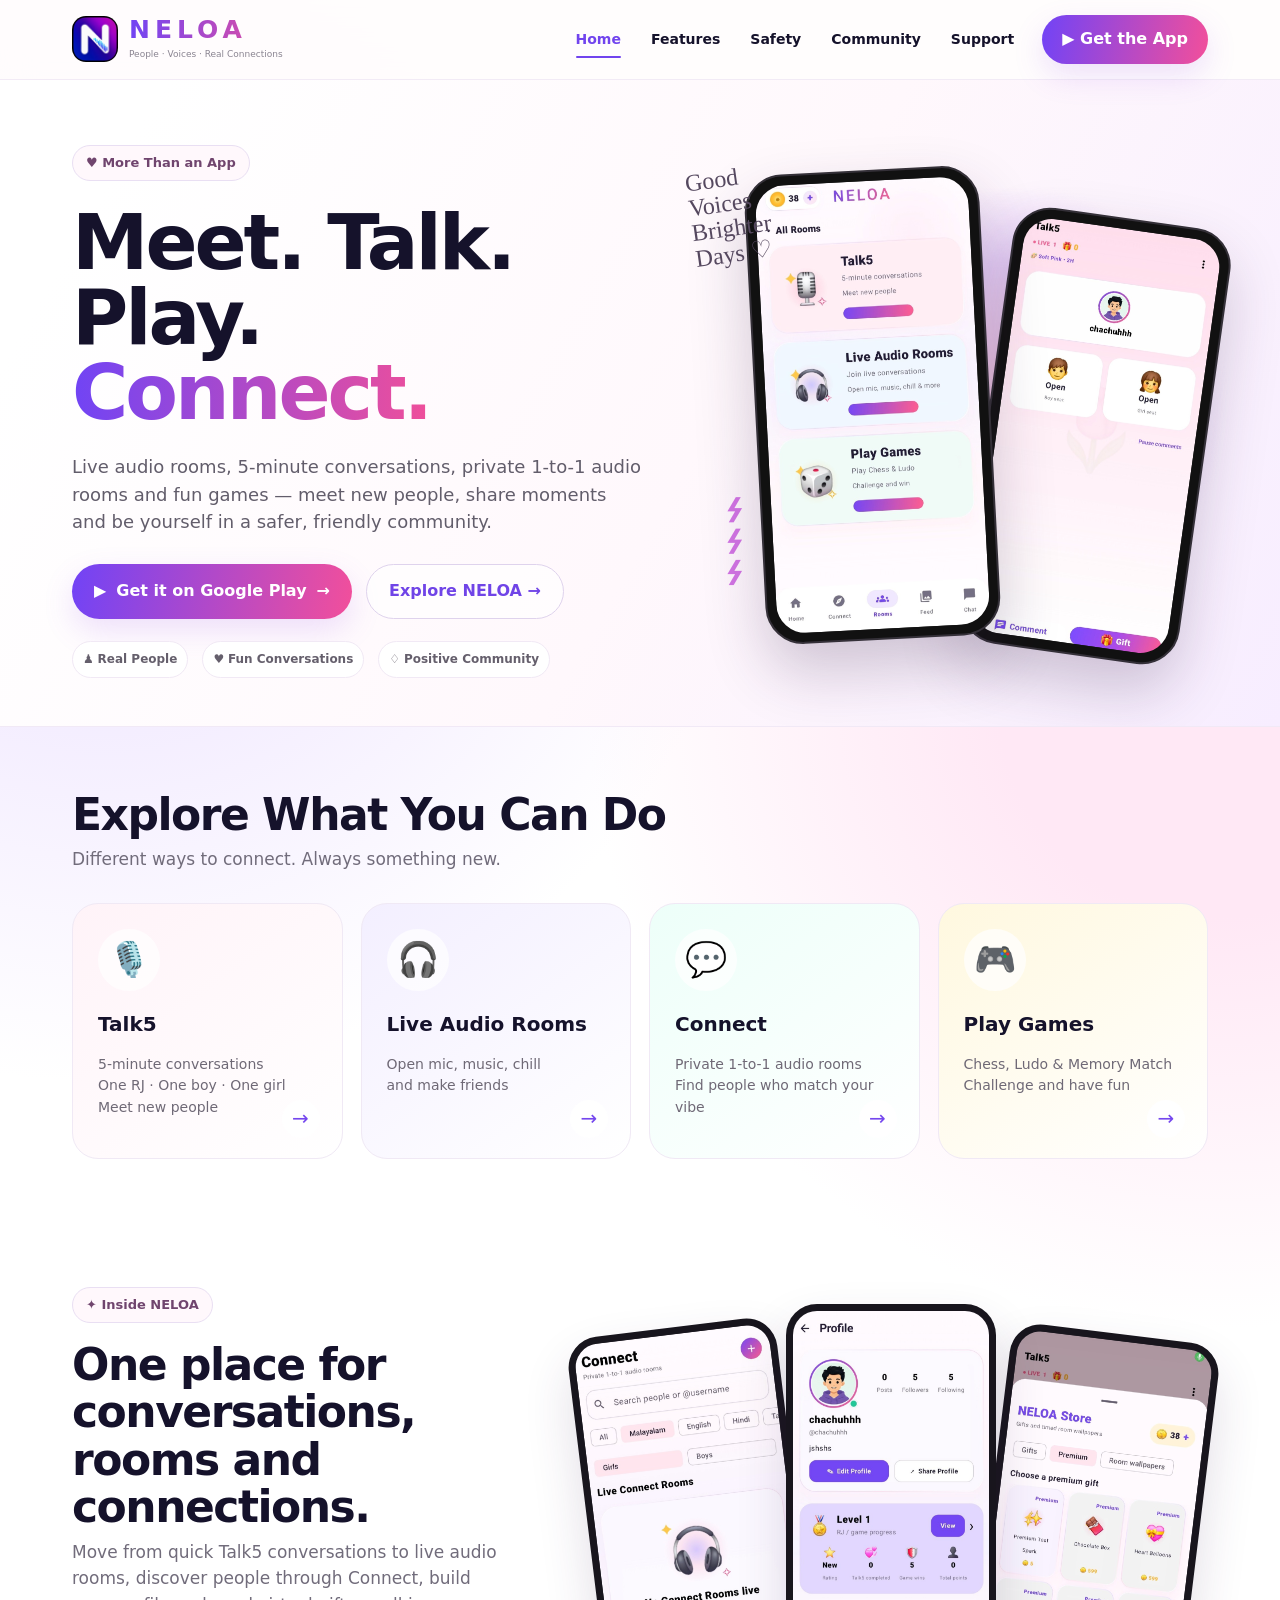
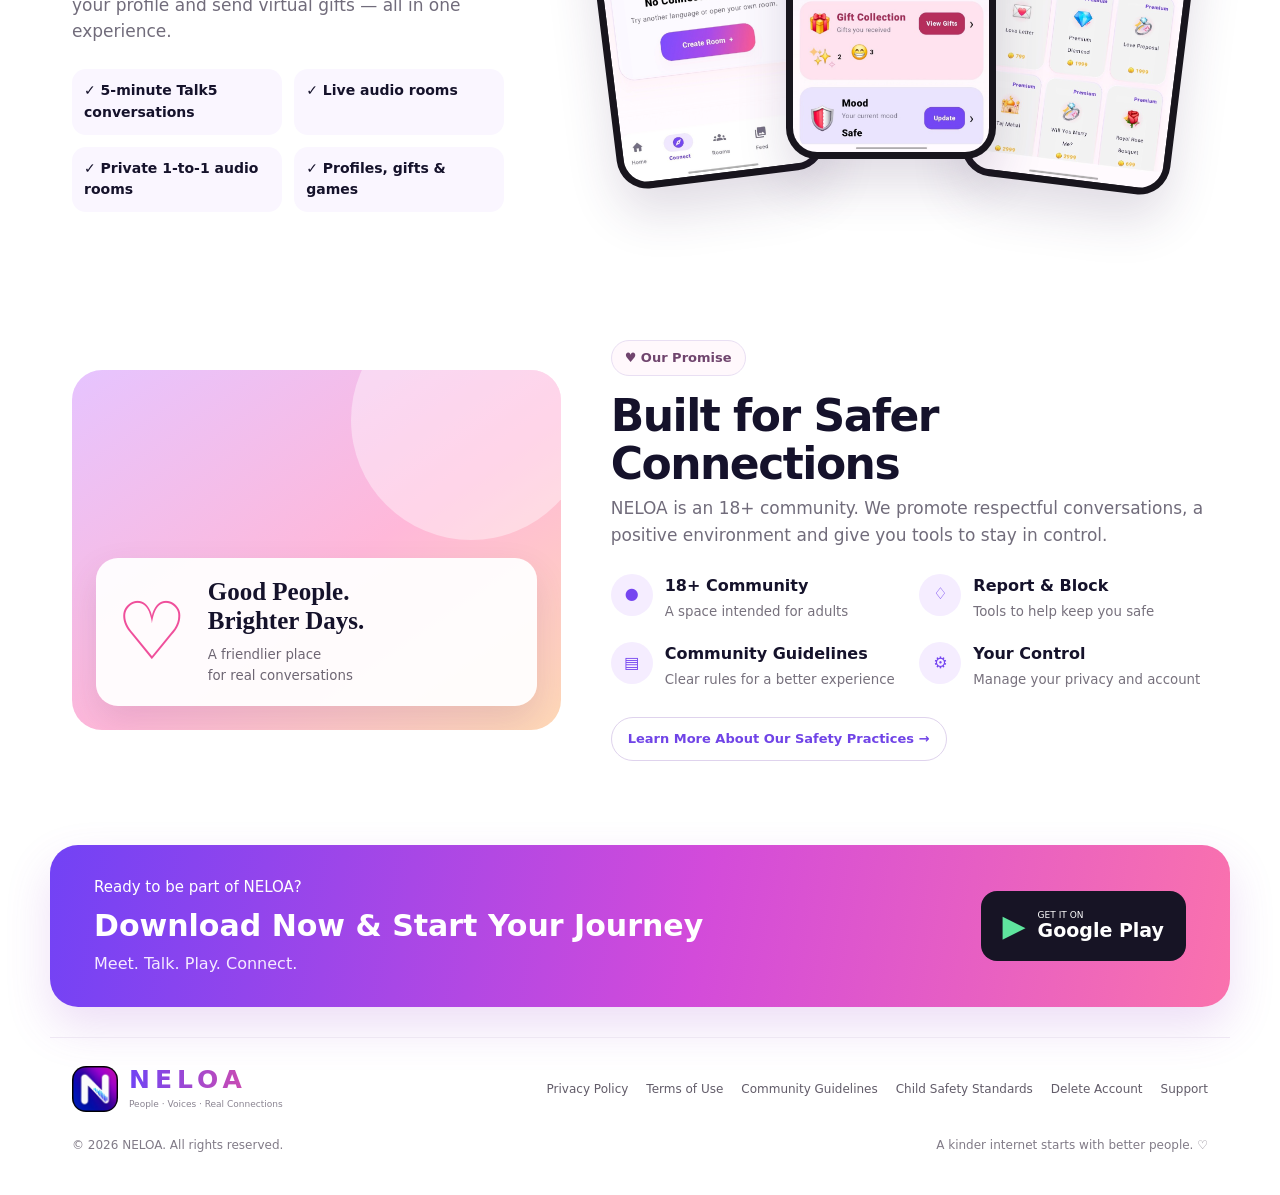
<file: index.html>
<!doctype html>
<html lang="en">
<head>
  <meta charset="utf-8">
  <meta name="viewport" content="width=device-width,initial-scale=1">
  <meta name="theme-color" content="#7a42f4">
  <meta name="description" content="NELOA is an 18+ social discovery and live-audio community for conversations, private audio rooms and games.">
  <title>NELOA — Meet. Talk. Play. Connect.</title>
  <link rel="stylesheet" href="homepage.css">
</head>
<body>
  <header class="site-header">
    <div class="nav-wrap">
      <a class="brand" href="#home" aria-label="NELOA home">
        <img src="assets/neloa-icon.jpg" alt="NELOA logo">
        <span><strong>NELOA</strong><small>People · Voices · Real Connections</small></span>
      </a>
      <nav class="desktop-nav" aria-label="Main navigation">
        <a class="active" href="#home">Home</a><a href="#features">Features</a><a href="#safety">Safety</a><a href="community-guidelines.html">Community</a><a href="#support">Support</a>
      </nav>
      <a class="top-cta" href="https://play.google.com/store/apps/details?id=com.neloa.app" target="_blank" rel="noopener">▶ <span>Get the App</span></a>
    </div>
  </header>

  <main>
    <section class="hero" id="home">
      <div class="hero-inner">
        <div class="hero-copy">
          <div class="eyebrow">♥ More Than an App</div>
          <h1>Meet. Talk. Play.<br><span>Connect.</span></h1>
          <p>Live audio rooms, 5-minute conversations, private 1-to-1 audio rooms and fun games — meet new people, share moments and be yourself in a safer, friendly community.</p>
          <div class="hero-actions">
            <a class="primary-btn" href="https://play.google.com/store/apps/details?id=com.neloa.app" target="_blank" rel="noopener">▶ <span>Get it on Google Play</span> →</a>
            <a class="secondary-btn" href="#features">Explore NELOA →</a>
          </div>
          <div class="trust-row"><span>♟ <b>Real People</b></span><span>♥ <b>Fun Conversations</b></span><span>♢ <b>Positive Community</b></span></div>
        </div>
        <div class="hero-visual" aria-label="NELOA app preview">
          <div class="glow"></div>
          <div class="phone phone-back"><img src="assets/talk5-screen.jpg" alt="NELOA Talk5 room screen"></div>
          <div class="phone phone-front"><img src="assets/rooms-screen.jpg" alt="NELOA rooms screen"></div>
          <span class="scribble s1">Good<br>Voices<br>Brighter<br>Days ♡</span>
          <span class="wave">⌁⌁⌁</span>
        </div>
      </div>
    </section>

    <section class="section" id="features">
      <div class="section-heading"><h2>Explore What You Can Do</h2><p>Different ways to connect. Always something new.</p></div>
      <div class="feature-grid">
        <article class="feature-card pink"><div class="feature-icon">🎙️</div><h3>Talk5</h3><p>5-minute conversations<br>One RJ · One boy · One girl<br>Meet new people</p><a href="#showcase" aria-label="Explore Talk5">→</a></article>
        <article class="feature-card violet"><div class="feature-icon">🎧</div><h3>Live Audio Rooms</h3><p>Open mic, music, chill<br>and make friends</p><a href="#showcase" aria-label="Explore live audio rooms">→</a></article>
        <article class="feature-card mint"><div class="feature-icon">💬</div><h3>Connect</h3><p>Private 1-to-1 audio rooms<br>Find people who match your vibe</p><a href="#showcase" aria-label="Explore Connect">→</a></article>
        <article class="feature-card yellow"><div class="feature-icon">🎮</div><h3>Play Games</h3><p>Chess, Ludo &amp; Memory Match<br>Challenge and have fun</p><a href="#showcase" aria-label="Explore games">→</a></article>
      </div>
    </section>

    <section class="showcase section" id="showcase">
      <div class="showcase-copy">
        <div class="eyebrow">✦ Inside NELOA</div><h2>One place for conversations, rooms and connections.</h2>
        <p>Move from quick Talk5 conversations to live audio rooms, discover people through Connect, build your profile and send virtual gifts — all in one experience.</p>
        <div class="mini-points"><span>✓ 5-minute Talk5 conversations</span><span>✓ Live audio rooms</span><span>✓ Private 1-to-1 audio rooms</span><span>✓ Profiles, gifts &amp; games</span></div>
      </div>
      <div class="screen-stack"><div class="screen-card left"><img src="assets/connect-screen.jpg" alt="NELOA Connect screen"></div><div class="screen-card center"><img src="assets/profile-screen.jpg" alt="NELOA profile screen"></div><div class="screen-card right"><img src="assets/store-screen.jpg" alt="NELOA virtual gift store"></div></div>
    </section>

    <section class="safety section" id="safety">
      <div class="safety-art"><div class="heart-scene"><div class="big-heart">♡</div><div><strong>Good People.<br>Brighter Days.</strong><small>A friendlier place<br>for real conversations</small></div></div></div>
      <div class="safety-copy"><div class="eyebrow">♥ Our Promise</div><h2>Built for Safer Connections</h2><p>NELOA is an 18+ community. We promote respectful conversations, a positive environment and give you tools to stay in control.</p>
        <div class="safety-grid"><div><i>●</i><span><b>18+ Community</b><small>A space intended for adults</small></span></div><div><i>♢</i><span><b>Report &amp; Block</b><small>Tools to help keep you safe</small></span></div><div><i>▤</i><span><b>Community Guidelines</b><small>Clear rules for a better experience</small></span></div><div><i>⚙</i><span><b>Your Control</b><small>Manage your privacy and account</small></span></div></div>
        <a class="secondary-btn compact" href="child-safety.html">Learn More About Our Safety Practices →</a>
      </div>
    </section>

    <section class="download-cta">
      <div><small>Ready to be part of NELOA?</small><h2>Download Now &amp; Start Your Journey</h2><p>Meet. Talk. Play. Connect.</p></div>
      <a class="play-badge" href="https://play.google.com/store/apps/details?id=com.neloa.app" target="_blank" rel="noopener"><span class="triangle">▶</span><span><small>GET IT ON</small><strong>Google Play</strong></span></a>
    </section>
  </main>

  <footer id="support">
    <div class="footer-top">
      <a class="brand footer-brand" href="#home"><img src="assets/neloa-icon.jpg" alt="NELOA"><span><strong>NELOA</strong><small>People · Voices · Real Connections</small></span></a>
      <nav class="footer-links"><a href="privacy-policy.html">Privacy Policy</a><a href="terms.html">Terms of Use</a><a href="community-guidelines.html">Community Guidelines</a><a href="child-safety.html">Child Safety Standards</a><a href="account-deletion.html">Delete Account</a><a href="mailto:neloa.official.admin@gmail.com">Support</a></nav>
    </div>
    <div class="footer-bottom"><span>© 2026 NELOA. All rights reserved.</span><span>A kinder internet starts with better people. ♡</span></div>
  </footer>
</body>
</html>
</file>
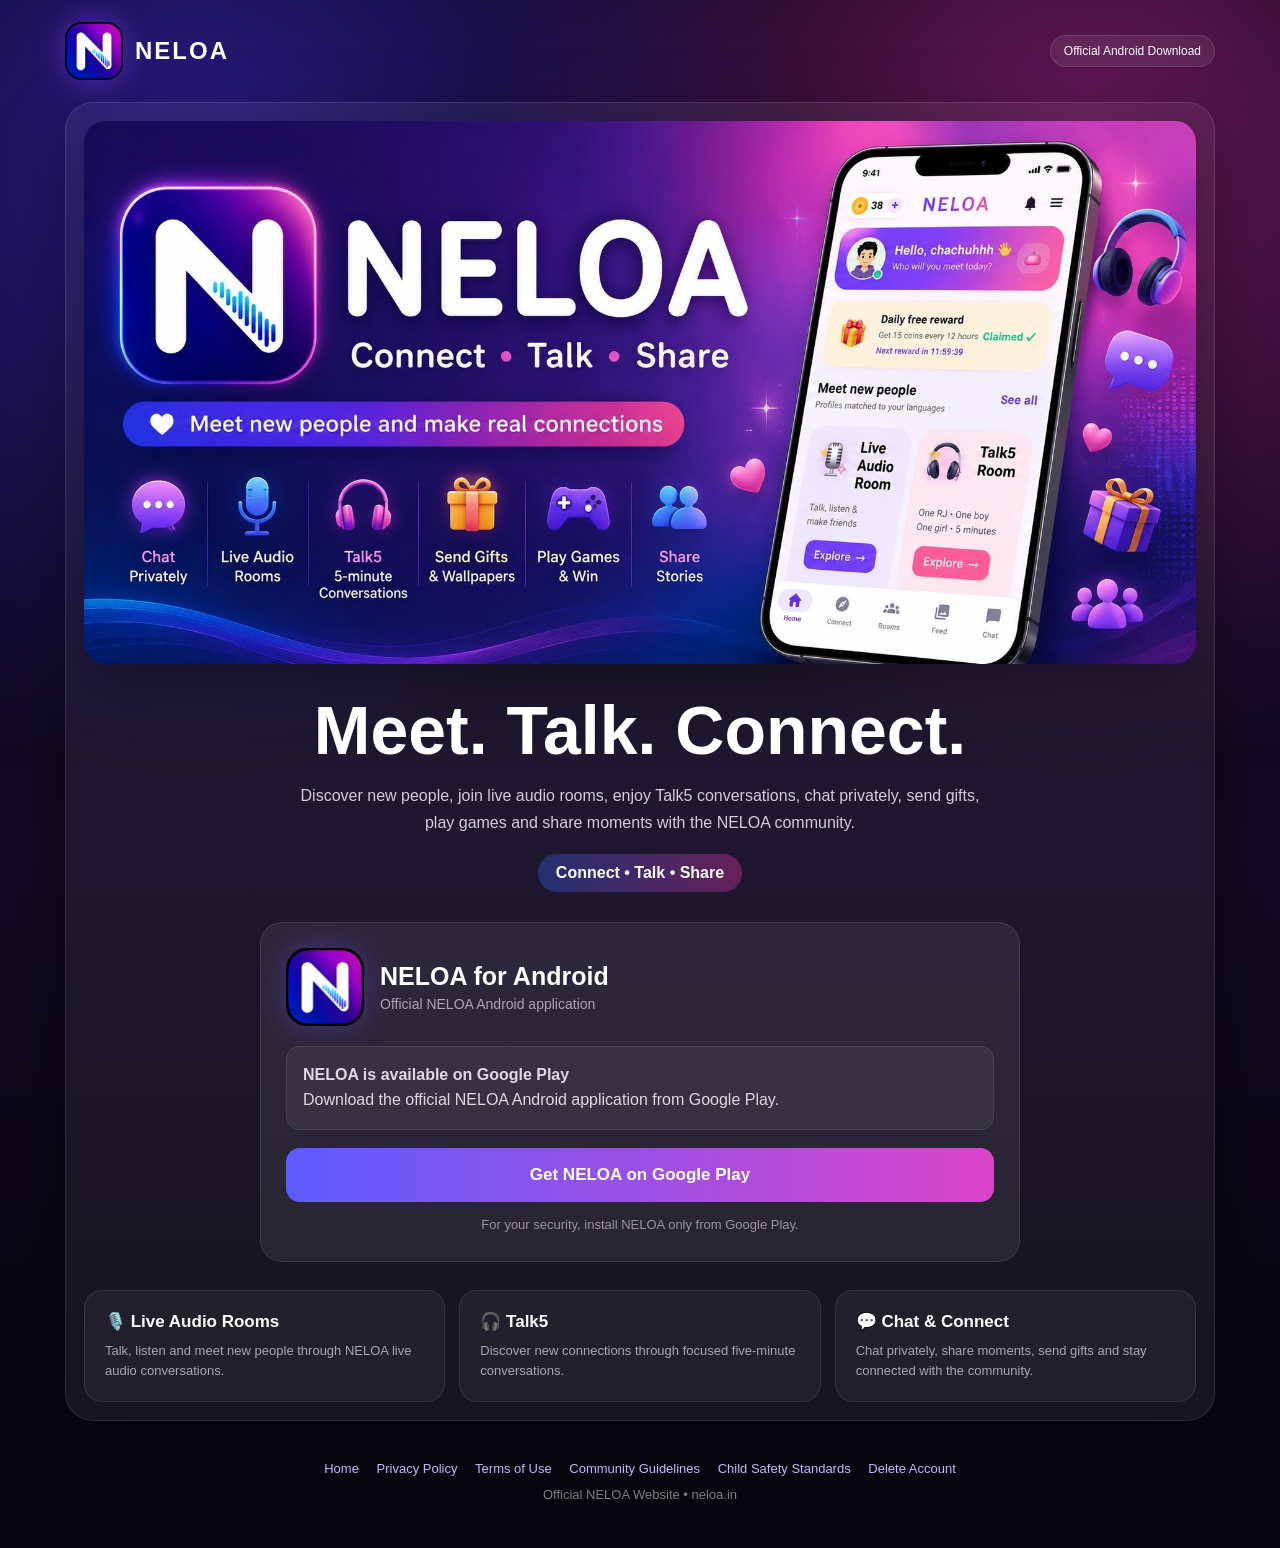
<file: download/index.html>
<!DOCTYPE html>
<html lang="en">
<head>
  <meta charset="UTF-8">
  <meta name="viewport" content="width=device-width, initial-scale=1.0">

  <title>Download NELOA</title>
  <meta name="description" content="Official NELOA Android app download page.">

  <style>
    * {
      box-sizing: border-box;
    }

    body {
      margin: 0;
      font-family: Arial, Helvetica, sans-serif;
      color: white;
      min-height: 100vh;
      background:
        radial-gradient(circle at 15% 10%, rgba(80, 50, 255, 0.45), transparent 35%),
        radial-gradient(circle at 85% 10%, rgba(255, 50, 190, 0.38), transparent 35%),
        linear-gradient(180deg, #080617, #100923 55%, #07060d);
    }

    .container {
      width: min(1150px, calc(100% - 24px));
      margin: auto;
      padding: 22px 0 40px;
    }

    .topbar {
      display: flex;
      justify-content: space-between;
      align-items: center;
      margin-bottom: 22px;
    }

    .brand {
      display: flex;
      align-items: center;
      gap: 12px;
      color: white;
      text-decoration: none;
    }

    .brand img {
      width: 58px;
      height: 58px;
      border-radius: 17px;
      object-fit: cover;
      box-shadow: 0 0 28px rgba(135, 70, 255, 0.5);
    }

    .brand-name {
      font-size: 24px;
      font-weight: 800;
      letter-spacing: 2px;
    }

    .official {
      padding: 8px 13px;
      border-radius: 999px;
      font-size: 12px;
      background: rgba(255,255,255,0.08);
      border: 1px solid rgba(255,255,255,0.12);
    }

    .hero {
      overflow: hidden;
      padding: 18px;
      border-radius: 28px;
      background: rgba(255,255,255,0.06);
      border: 1px solid rgba(255,255,255,0.1);
      box-shadow: 0 25px 70px rgba(0,0,0,0.35);
    }

    .banner {
      width: 100%;
      display: block;
      border-radius: 21px;
      box-shadow: 0 18px 55px rgba(0,0,0,0.35);
    }

    .intro {
      text-align: center;
      max-width: 760px;
      margin: 32px auto 0;
    }

    .intro h1 {
      font-size: clamp(38px, 7vw, 68px);
      margin: 0;
      line-height: 1;
    }

    .intro p {
      margin: 18px auto;
      color: #d2ccdf;
      line-height: 1.7;
      font-size: 16px;
      max-width: 680px;
    }

    .tagline {
      display: inline-block;
      padding: 10px 18px;
      border-radius: 999px;
      background: linear-gradient(
        90deg,
        rgba(48,100,255,.32),
        rgba(255,55,178,.32)
      );
      font-weight: 700;
    }

    .download-card {
      max-width: 760px;
      margin: 30px auto 0;
      padding: 25px;
      border-radius: 22px;
      background: rgba(255,255,255,0.07);
      border: 1px solid rgba(255,255,255,0.1);
    }

    .app-head {
      display: flex;
      align-items: center;
      gap: 16px;
    }

    .app-head img {
      width: 78px;
      height: 78px;
      border-radius: 21px;
      object-fit: cover;
      box-shadow: 0 0 28px rgba(126,80,255,0.35);
    }

    .app-title {
      font-size: 25px;
      font-weight: 800;
    }

    .app-subtitle {
      margin-top: 5px;
      color: #aaa4b7;
      font-size: 14px;
    }

    .status {
      margin-top: 20px;
      padding: 16px;
      border-radius: 14px;
      background: rgba(255,255,255,0.06);
      border: 1px solid rgba(255,255,255,0.08);
      line-height: 1.55;
      color: #ddd8e6;
    }

    .download-button {
      display: block;
      margin-top: 18px;
      padding: 17px;
      text-align: center;
      border-radius: 14px;
      background: linear-gradient(90deg,#5d5cff,#db44ca);
      color: white;
      font-size: 17px;
      font-weight: 800;
      text-decoration: none;
      cursor: pointer;
      transition: transform .2s ease, opacity .2s ease;
    }

    .download-button:hover {
      transform: translateY(-2px);
      opacity: .92;
    }

    .security {
      margin-top: 13px;
      text-align: center;
      font-size: 13px;
      color: #9993a5;
      line-height: 1.6;
    }

    .features {
      display: grid;
      grid-template-columns: repeat(3,1fr);
      gap: 14px;
      margin-top: 28px;
    }

    .feature {
      padding: 20px;
      border-radius: 18px;
      background: rgba(255,255,255,0.05);
      border: 1px solid rgba(255,255,255,0.08);
    }

    .feature h3 {
      margin: 0 0 9px;
      font-size: 17px;
    }

    .feature p {
      margin: 0;
      color: #aaa5b5;
      line-height: 1.55;
      font-size: 13px;
    }

    footer {
      text-align: center;
      padding-top: 35px;
      color: #817b8b;
      line-height: 2;
      font-size: 13px;
    }

    footer a {
      color: #c8b6ff;
      text-decoration: none;
      margin: 0 7px;
    }

    @media(max-width:700px) {
      .official {
        display:none;
      }

      .hero {
        padding:10px;
        border-radius:20px;
      }

      .banner {
        border-radius:15px;
      }

      .download-card {
        padding:18px;
      }

      .features {
        grid-template-columns:1fr;
      }

      .brand img {
        width:50px;
        height:50px;
      }
    }
  </style>
</head>

<body>

<div class="container">

  <header class="topbar">

    <a class="brand" href="/">
      <img
        src="photo_2026-09-01_13-04-46.jpg"
        alt="NELOA logo">

      <span class="brand-name">NELOA</span>
    </a>

    <div class="official">
      Official Android Download
    </div>

  </header>

  <section class="hero">

    <img
      class="banner"
      src="photo_2026-09-01_13-11-34.jpg"
      alt="NELOA app preview">

    <div class="intro">

      <h1>Meet. Talk. Connect.</h1>

      <p>
        Discover new people, join live audio rooms,
        enjoy Talk5 conversations, chat privately,
        send gifts, play games and share moments
        with the NELOA community.
      </p>

      <div class="tagline">
        Connect • Talk • Share
      </div>

    </div>

    <div class="download-card">

      <div class="app-head">

        <img
          src="photo_2026-09-01_13-04-46.jpg"
          alt="NELOA app icon">

        <div>
          <div class="app-title">
            NELOA for Android
          </div>

          <div class="app-subtitle">
            Official NELOA Android application
          </div>
        </div>

      </div>

      <div class="status">
      <strong>NELOA is available on Google Play</strong><br>
     Download the official NELOA Android application
     from Google Play.
      </div>

      <a
        class="download-button"
       href="https://play.google.com/store/apps/details?id=com.neloa.app">
       Get NELOA on Google Play
      </a>

      <div class="security">
       For your security, install NELOA only from
       Google Play.
      </div>

    </div>

    <div class="features">

      <div class="feature">
        <h3>🎙️ Live Audio Rooms</h3>
        <p>
          Talk, listen and meet new people through
          NELOA live audio conversations.
        </p>
      </div>

      <div class="feature">
        <h3>🎧 Talk5</h3>
        <p>
          Discover new connections through focused
          five-minute conversations.
        </p>
      </div>

      <div class="feature">
        <h3>💬 Chat & Connect</h3>
        <p>
          Chat privately, share moments, send gifts
          and stay connected with the community.
        </p>
      </div>

    </div>

  </section>

  <footer>

    <div>
      <a href="/">Home</a>
      <a href="/privacy-policy.html">Privacy Policy</a>
      <a href="/terms.html">Terms of Use</a>
      <a href="/community-guidelines.html">Community Guidelines</a>
      <a href="/child-safety.html">Child Safety Standards</a>
      <a href="/account-deletion.html">Delete Account</a>
    </div>

    <div>
      Official NELOA Website • neloa.in
    </div>

  </footer>

</div>

</body>
</html>
</file>
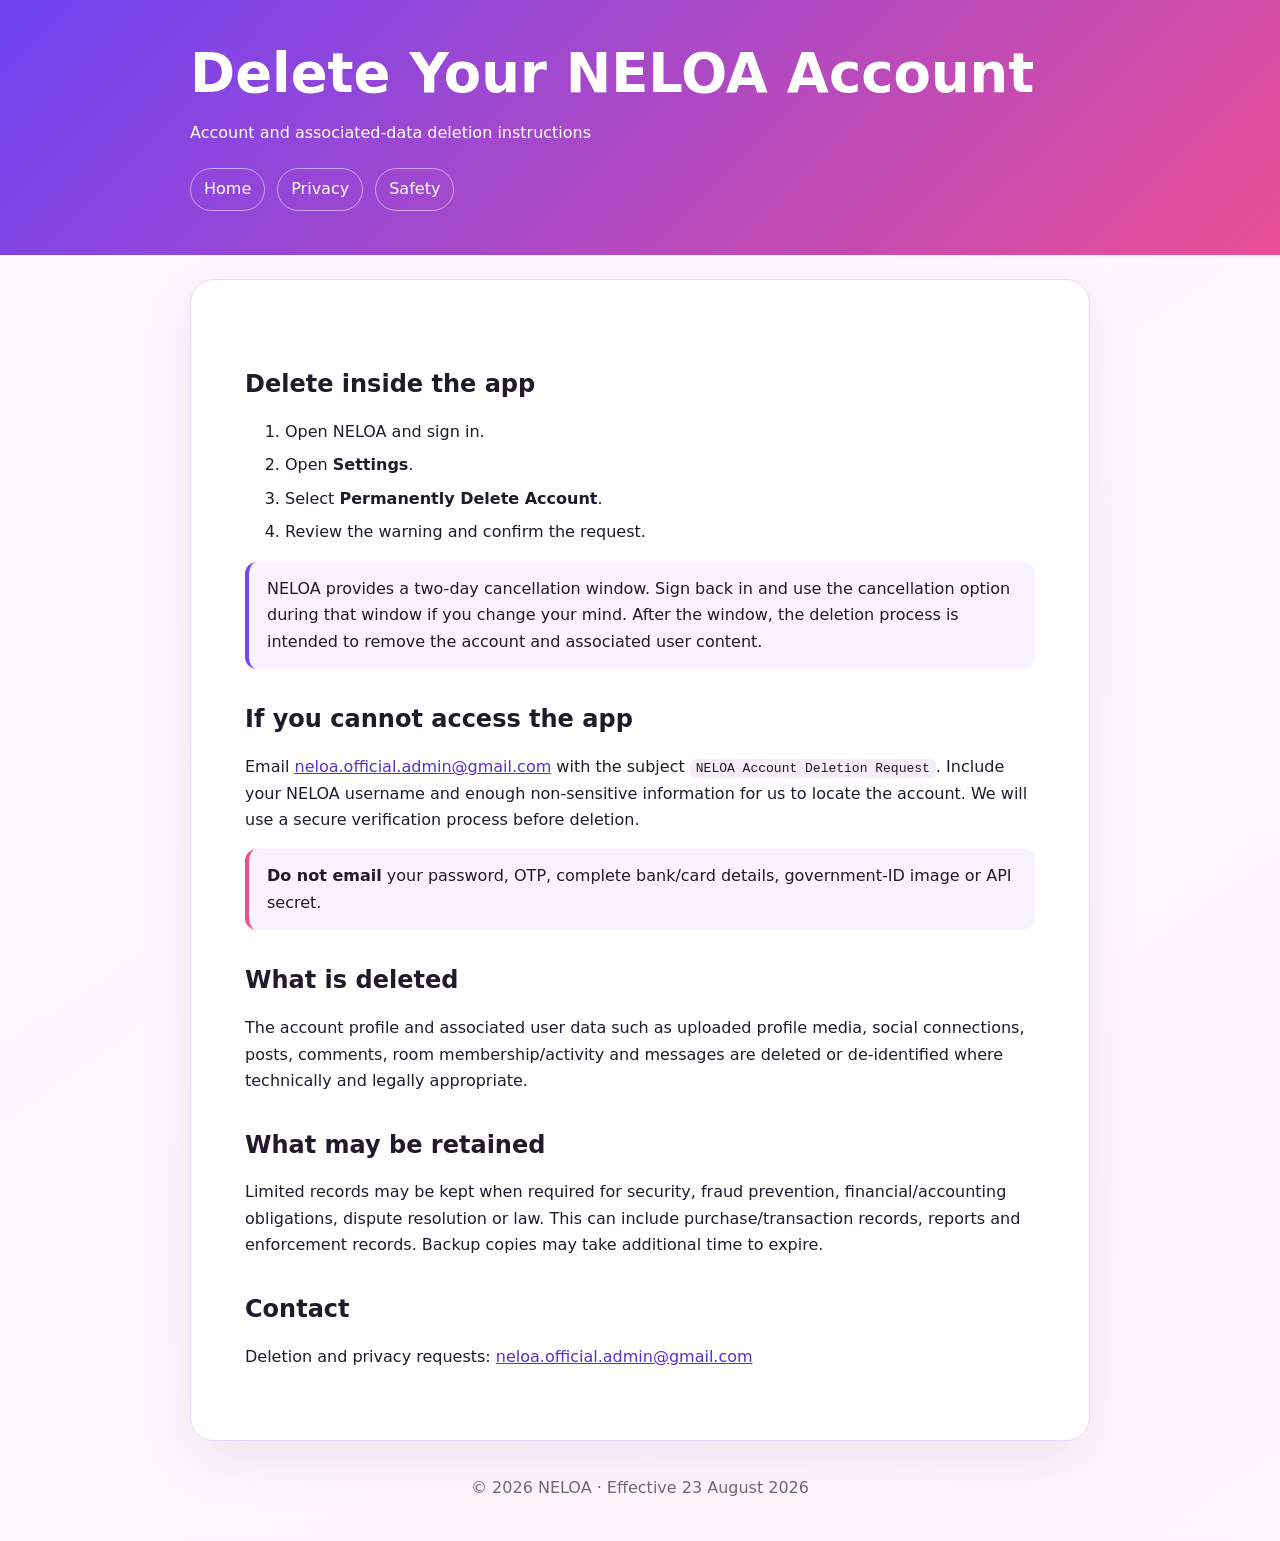
<file: account-deletion.html>
<!doctype html><html lang="en"><head><meta charset="utf-8"><meta name="viewport" content="width=device-width,initial-scale=1"><title>Delete Your NELOA Account</title><link rel="stylesheet" href="styles.css"></head><body><header><div><h1>Delete Your NELOA Account</h1><p>Account and associated-data deletion instructions</p><nav class="nav"><a href="index.html">Home</a><a href="privacy-policy.html">Privacy</a><a href="community-guidelines.html">Safety</a></nav></div></header><main><h2>Delete inside the app</h2><ol><li>Open NELOA and sign in.</li><li>Open <strong>Settings</strong>.</li><li>Select <strong>Permanently Delete Account</strong>.</li><li>Review the warning and confirm the request.</li></ol><p class="note">NELOA provides a two-day cancellation window. Sign back in and use the cancellation option during that window if you change your mind. After the window, the deletion process is intended to remove the account and associated user content.</p><h2>If you cannot access the app</h2><p>Email <a href="mailto:neloa.official.admin@gmail.com?subject=NELOA%20Account%20Deletion%20Request">neloa.official.admin@gmail.com</a> with the subject <code>NELOA Account Deletion Request</code>. Include your NELOA username and enough non-sensitive information for us to locate the account. We will use a secure verification process before deletion.</p><p class="note danger"><strong>Do not email</strong> your password, OTP, complete bank/card details, government-ID image or API secret.</p><h2>What is deleted</h2><p>The account profile and associated user data such as uploaded profile media, social connections, posts, comments, room membership/activity and messages are deleted or de-identified where technically and legally appropriate.</p><h2>What may be retained</h2><p>Limited records may be kept when required for security, fraud prevention, financial/accounting obligations, dispute resolution or law. This can include purchase/transaction records, reports and enforcement records. Backup copies may take additional time to expire.</p><h2>Contact</h2><p>Deletion and privacy requests: <a href="mailto:neloa.official.admin@gmail.com">neloa.official.admin@gmail.com</a></p></main><footer>© 2026 NELOA · Effective 23 August 2026</footer></body></html>
</file>
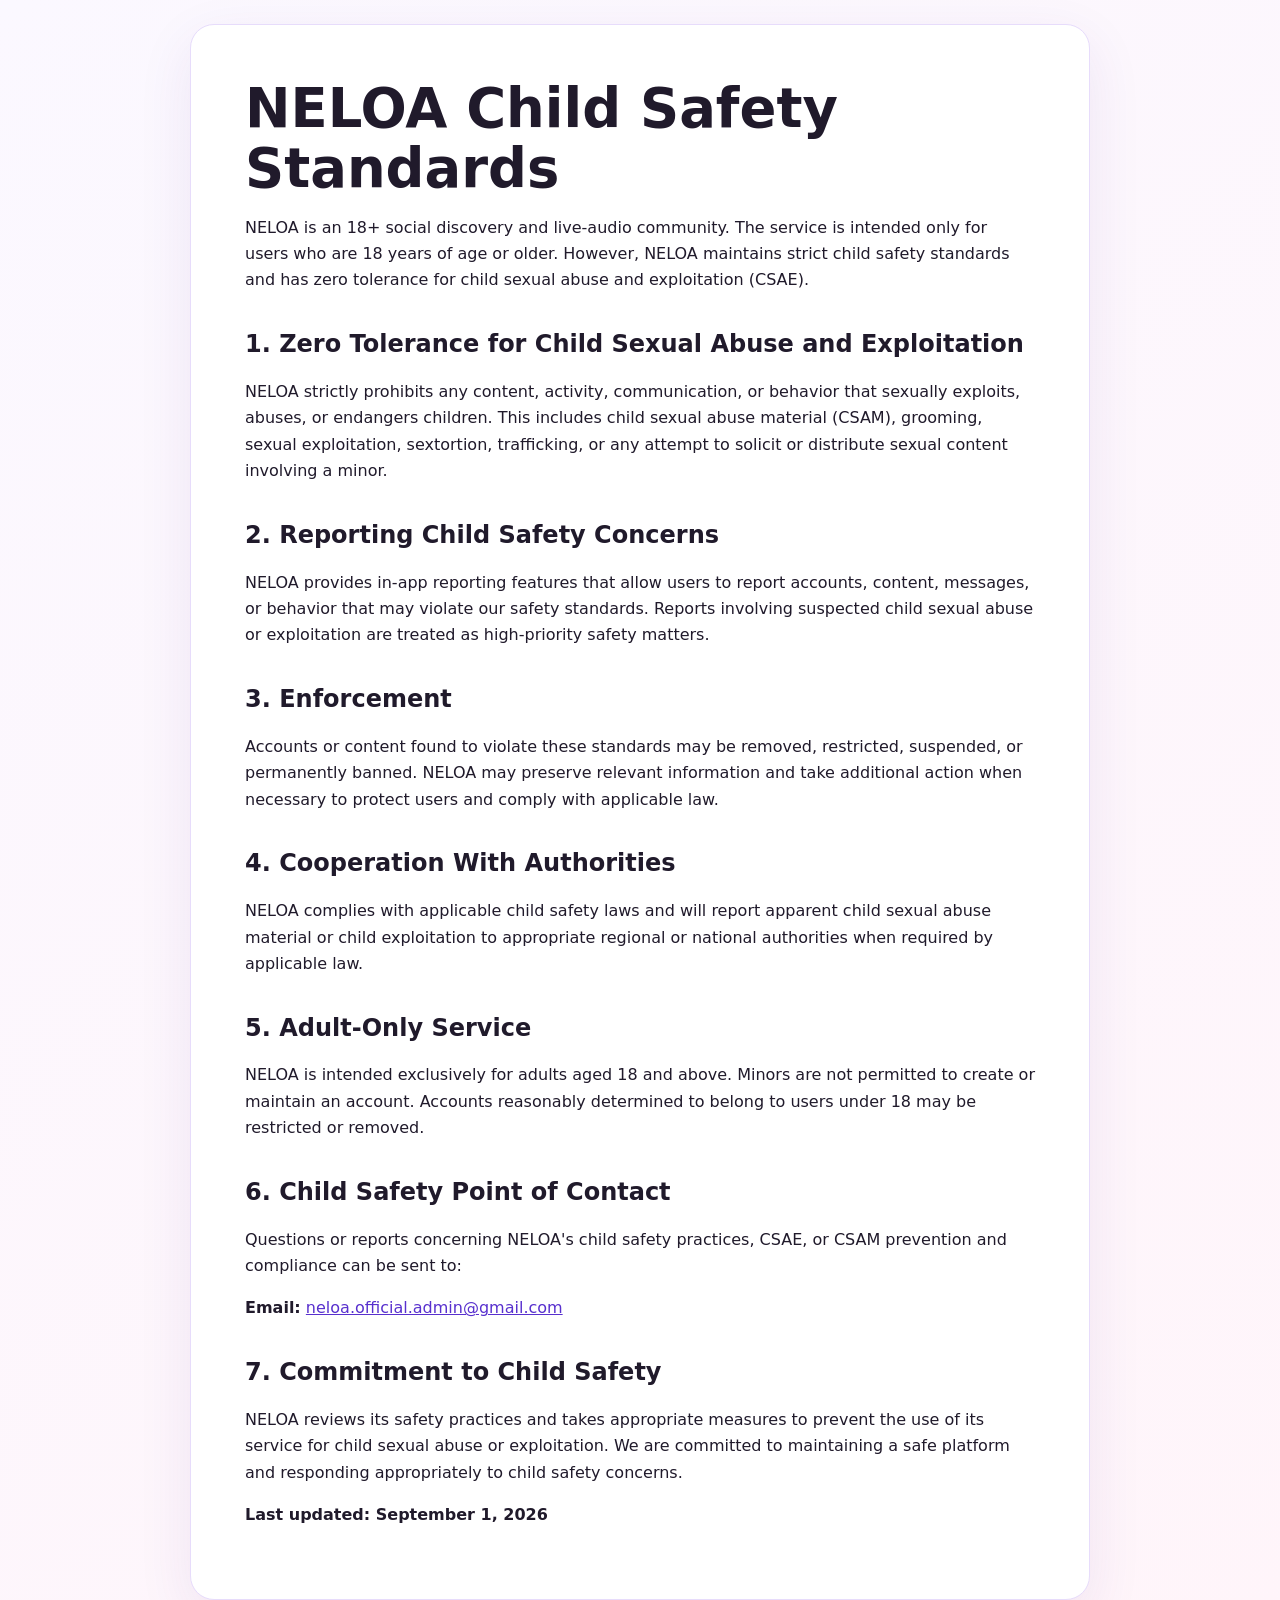
<file: child-safety.html>
<!DOCTYPE html>
<html lang="en">
<head>
  <meta charset="UTF-8">
  <meta name="viewport" content="width=device-width, initial-scale=1.0">
  <title>Child Safety Standards | NELOA</title>
  <link rel="stylesheet" href="styles.css">
</head>

<body>
  <main>
    <h1>NELOA Child Safety Standards</h1>

    <p>
      NELOA is an 18+ social discovery and live-audio community.
      The service is intended only for users who are 18 years of age or older.
      However, NELOA maintains strict child safety standards and has zero
      tolerance for child sexual abuse and exploitation (CSAE).
    </p>

    <h2>1. Zero Tolerance for Child Sexual Abuse and Exploitation</h2>
    <p>
      NELOA strictly prohibits any content, activity, communication, or behavior
      that sexually exploits, abuses, or endangers children. This includes child
      sexual abuse material (CSAM), grooming, sexual exploitation, sextortion,
      trafficking, or any attempt to solicit or distribute sexual content
      involving a minor.
    </p>

    <h2>2. Reporting Child Safety Concerns</h2>
    <p>
      NELOA provides in-app reporting features that allow users to report
      accounts, content, messages, or behavior that may violate our safety
      standards. Reports involving suspected child sexual abuse or exploitation
      are treated as high-priority safety matters.
    </p>

    <h2>3. Enforcement</h2>
    <p>
      Accounts or content found to violate these standards may be removed,
      restricted, suspended, or permanently banned. NELOA may preserve relevant
      information and take additional action when necessary to protect users
      and comply with applicable law.
    </p>

    <h2>4. Cooperation With Authorities</h2>
    <p>
      NELOA complies with applicable child safety laws and will report apparent
      child sexual abuse material or child exploitation to appropriate regional
      or national authorities when required by applicable law.
    </p>

    <h2>5. Adult-Only Service</h2>
    <p>
      NELOA is intended exclusively for adults aged 18 and above. Minors are not
      permitted to create or maintain an account. Accounts reasonably determined
      to belong to users under 18 may be restricted or removed.
    </p>

    <h2>6. Child Safety Point of Contact</h2>
    <p>
      Questions or reports concerning NELOA's child safety practices, CSAE,
      or CSAM prevention and compliance can be sent to:
    </p>

    <p>
      <strong>Email:</strong>
      <a href="mailto:neloa.official.admin@gmail.com">
        neloa.official.admin@gmail.com
      </a>
    </p>

    <h2>7. Commitment to Child Safety</h2>
    <p>
      NELOA reviews its safety practices and takes appropriate measures to
      prevent the use of its service for child sexual abuse or exploitation.
      We are committed to maintaining a safe platform and responding
      appropriately to child safety concerns.
    </p>

    <p><strong>Last updated: September 1, 2026</strong></p>
  </main>
</body>
</html>
</file>
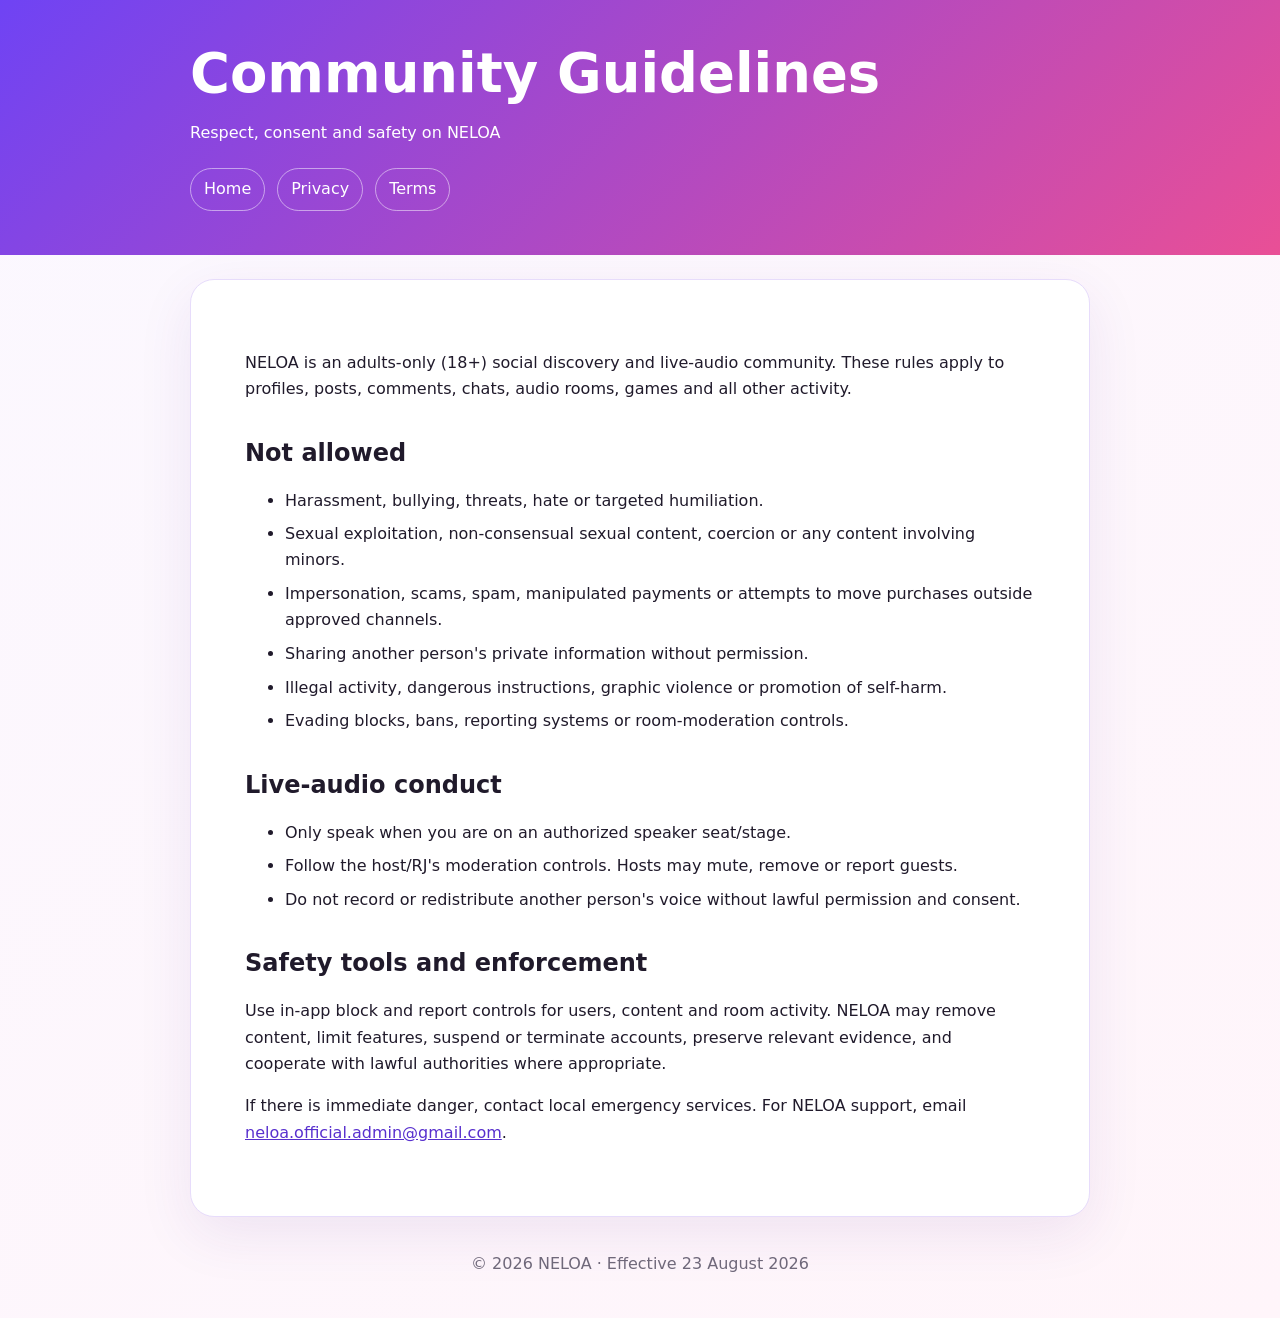
<file: community-guidelines.html>
<!doctype html><html lang="en"><head><meta charset="utf-8"><meta name="viewport" content="width=device-width,initial-scale=1"><title>NELOA Community Guidelines</title><link rel="stylesheet" href="styles.css"></head><body><header><div><h1>Community Guidelines</h1><p>Respect, consent and safety on NELOA</p><nav class="nav"><a href="index.html">Home</a><a href="privacy-policy.html">Privacy</a><a href="terms.html">Terms</a></nav></div></header><main><p>NELOA is an adults-only (18+) social discovery and live-audio community. These rules apply to profiles, posts, comments, chats, audio rooms, games and all other activity.</p><h2>Not allowed</h2><ul><li>Harassment, bullying, threats, hate or targeted humiliation.</li><li>Sexual exploitation, non-consensual sexual content, coercion or any content involving minors.</li><li>Impersonation, scams, spam, manipulated payments or attempts to move purchases outside approved channels.</li><li>Sharing another person's private information without permission.</li><li>Illegal activity, dangerous instructions, graphic violence or promotion of self-harm.</li><li>Evading blocks, bans, reporting systems or room-moderation controls.</li></ul><h2>Live-audio conduct</h2><ul><li>Only speak when you are on an authorized speaker seat/stage.</li><li>Follow the host/RJ's moderation controls. Hosts may mute, remove or report guests.</li><li>Do not record or redistribute another person's voice without lawful permission and consent.</li></ul><h2>Safety tools and enforcement</h2><p>Use in-app block and report controls for users, content and room activity. NELOA may remove content, limit features, suspend or terminate accounts, preserve relevant evidence, and cooperate with lawful authorities where appropriate.</p><p>If there is immediate danger, contact local emergency services. For NELOA support, email <a href="mailto:neloa.official.admin@gmail.com">neloa.official.admin@gmail.com</a>.</p></main><footer>© 2026 NELOA · Effective 23 August 2026</footer></body></html>
</file>
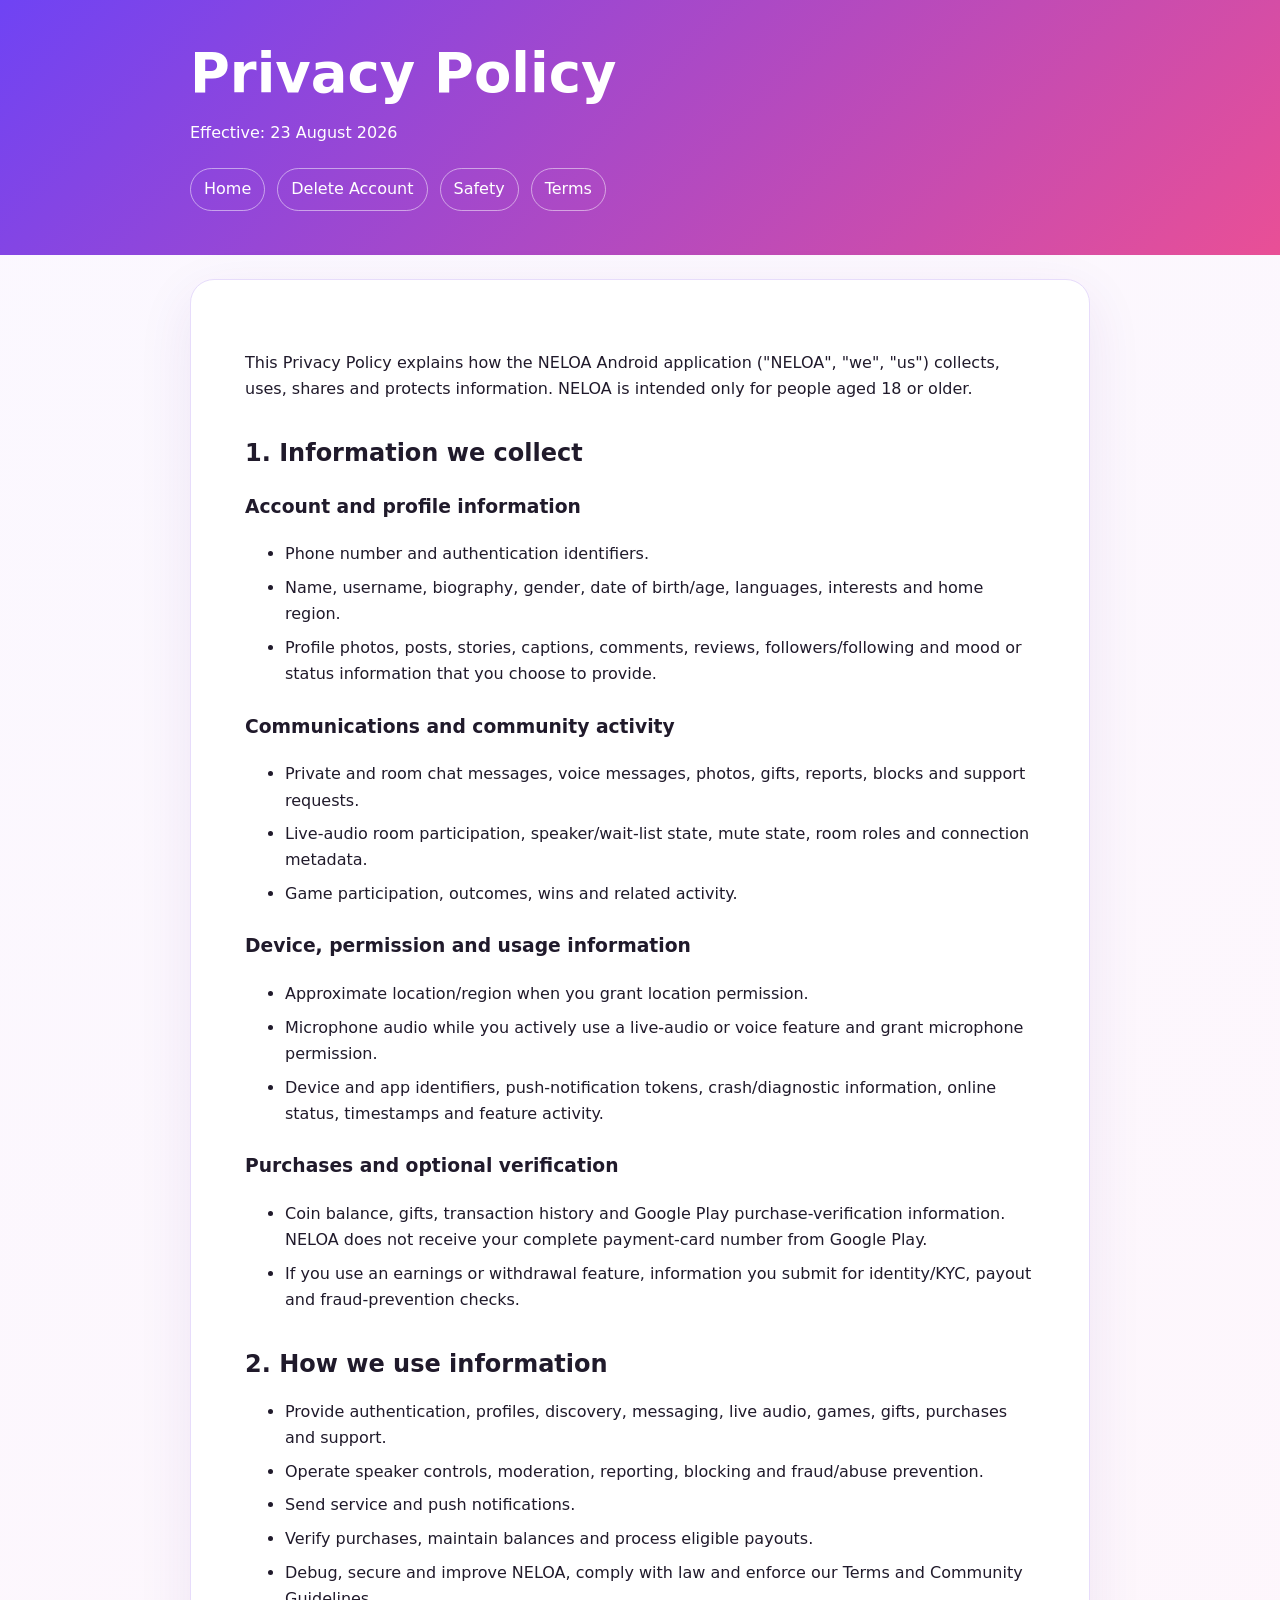
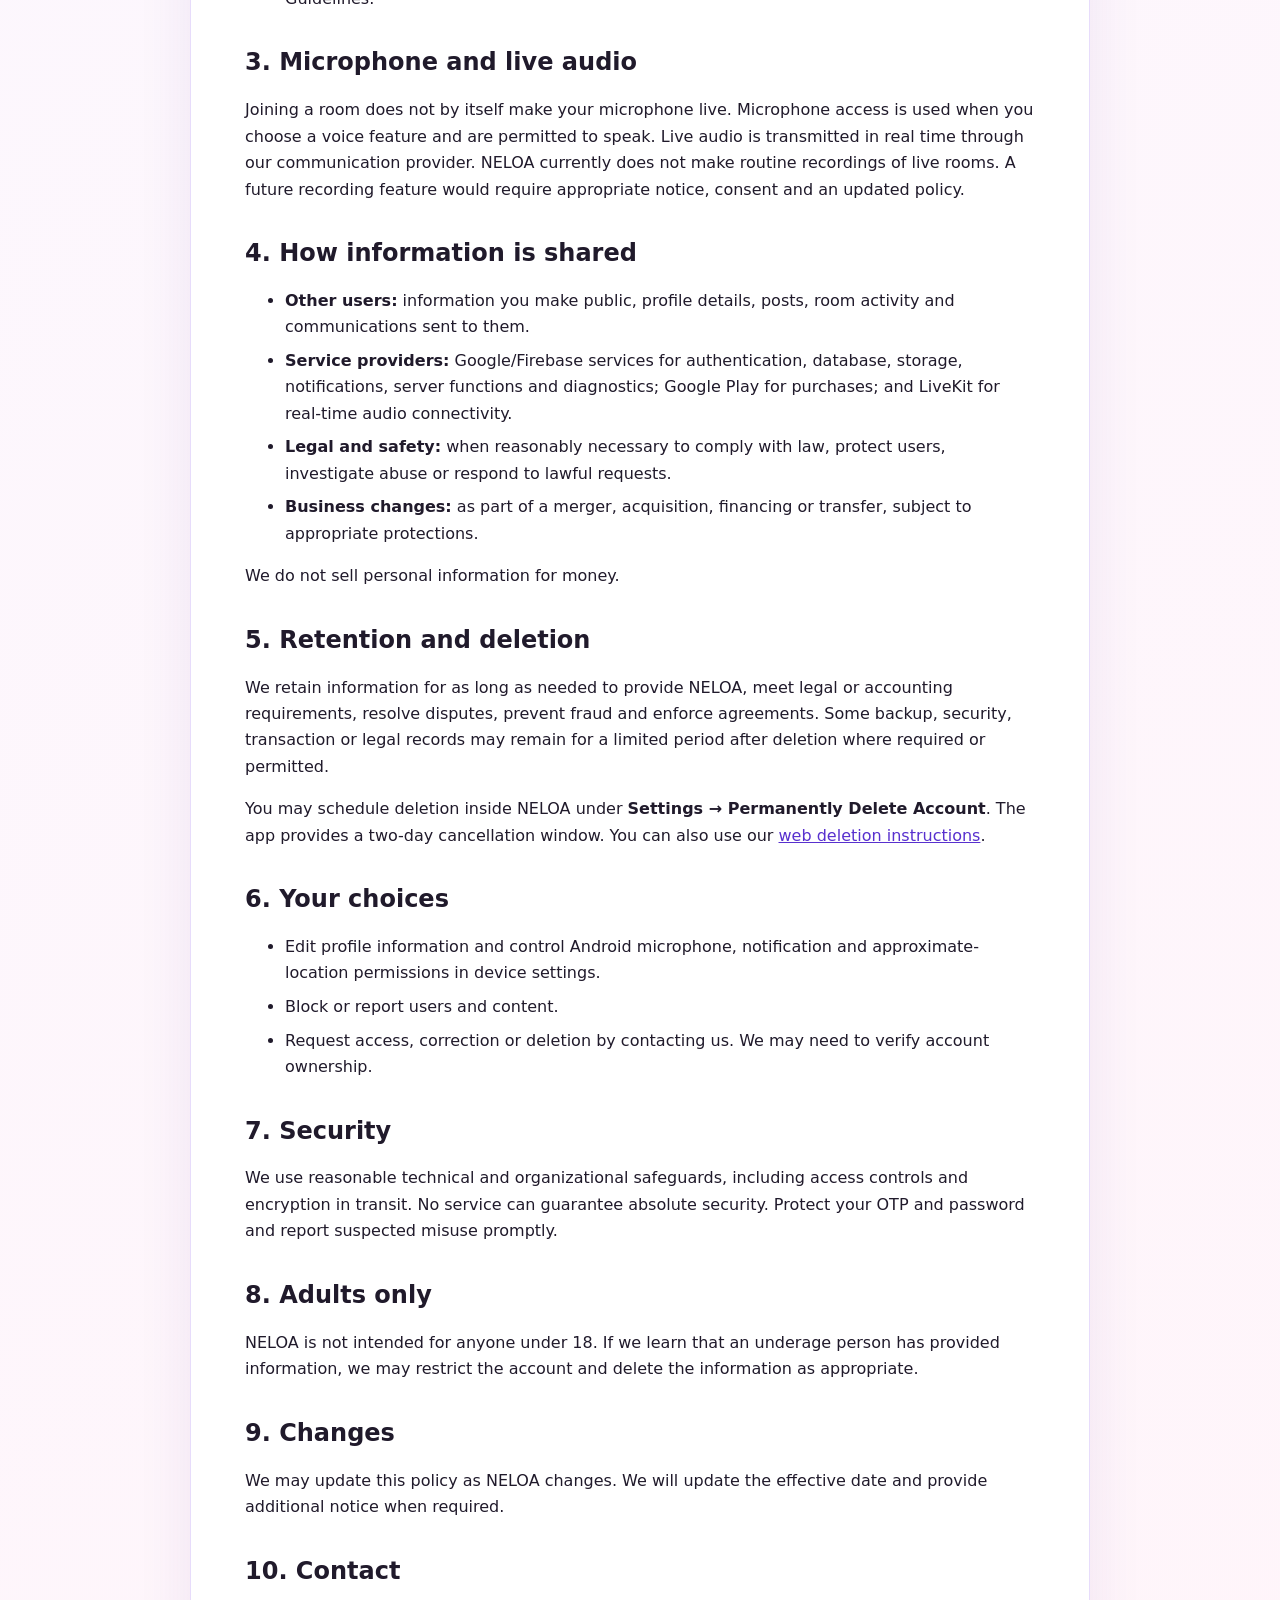
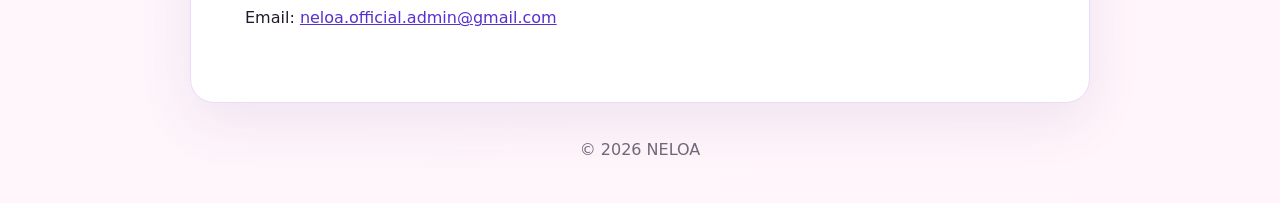
<file: privacy-policy.html>
<!doctype html><html lang="en"><head><meta charset="utf-8"><meta name="viewport" content="width=device-width,initial-scale=1"><title>NELOA Privacy Policy</title><link rel="stylesheet" href="styles.css"></head><body><header><div><h1>Privacy Policy</h1><p>Effective: 23 August 2026</p><nav class="nav"><a href="index.html">Home</a><a href="account-deletion.html">Delete Account</a><a href="community-guidelines.html">Safety</a><a href="terms.html">Terms</a></nav></div></header><main><p>This Privacy Policy explains how the NELOA Android application ("NELOA", "we", "us") collects, uses, shares and protects information. NELOA is intended only for people aged 18 or older.</p><h2>1. Information we collect</h2><h3>Account and profile information</h3><ul><li>Phone number and authentication identifiers.</li><li>Name, username, biography, gender, date of birth/age, languages, interests and home region.</li><li>Profile photos, posts, stories, captions, comments, reviews, followers/following and mood or status information that you choose to provide.</li></ul><h3>Communications and community activity</h3><ul><li>Private and room chat messages, voice messages, photos, gifts, reports, blocks and support requests.</li><li>Live-audio room participation, speaker/wait-list state, mute state, room roles and connection metadata.</li><li>Game participation, outcomes, wins and related activity.</li></ul><h3>Device, permission and usage information</h3><ul><li>Approximate location/region when you grant location permission.</li><li>Microphone audio while you actively use a live-audio or voice feature and grant microphone permission.</li><li>Device and app identifiers, push-notification tokens, crash/diagnostic information, online status, timestamps and feature activity.</li></ul><h3>Purchases and optional verification</h3><ul><li>Coin balance, gifts, transaction history and Google Play purchase-verification information. NELOA does not receive your complete payment-card number from Google Play.</li><li>If you use an earnings or withdrawal feature, information you submit for identity/KYC, payout and fraud-prevention checks.</li></ul><h2>2. How we use information</h2><ul><li>Provide authentication, profiles, discovery, messaging, live audio, games, gifts, purchases and support.</li><li>Operate speaker controls, moderation, reporting, blocking and fraud/abuse prevention.</li><li>Send service and push notifications.</li><li>Verify purchases, maintain balances and process eligible payouts.</li><li>Debug, secure and improve NELOA, comply with law and enforce our Terms and Community Guidelines.</li></ul><h2>3. Microphone and live audio</h2><p>Joining a room does not by itself make your microphone live. Microphone access is used when you choose a voice feature and are permitted to speak. Live audio is transmitted in real time through our communication provider. NELOA currently does not make routine recordings of live rooms. A future recording feature would require appropriate notice, consent and an updated policy.</p><h2>4. How information is shared</h2><ul><li><strong>Other users:</strong> information you make public, profile details, posts, room activity and communications sent to them.</li><li><strong>Service providers:</strong> Google/Firebase services for authentication, database, storage, notifications, server functions and diagnostics; Google Play for purchases; and LiveKit for real-time audio connectivity.</li><li><strong>Legal and safety:</strong> when reasonably necessary to comply with law, protect users, investigate abuse or respond to lawful requests.</li><li><strong>Business changes:</strong> as part of a merger, acquisition, financing or transfer, subject to appropriate protections.</li></ul><p>We do not sell personal information for money.</p><h2>5. Retention and deletion</h2><p>We retain information for as long as needed to provide NELOA, meet legal or accounting requirements, resolve disputes, prevent fraud and enforce agreements. Some backup, security, transaction or legal records may remain for a limited period after deletion where required or permitted.</p><p>You may schedule deletion inside NELOA under <strong>Settings → Permanently Delete Account</strong>. The app provides a two-day cancellation window. You can also use our <a href="account-deletion.html">web deletion instructions</a>.</p><h2>6. Your choices</h2><ul><li>Edit profile information and control Android microphone, notification and approximate-location permissions in device settings.</li><li>Block or report users and content.</li><li>Request access, correction or deletion by contacting us. We may need to verify account ownership.</li></ul><h2>7. Security</h2><p>We use reasonable technical and organizational safeguards, including access controls and encryption in transit. No service can guarantee absolute security. Protect your OTP and password and report suspected misuse promptly.</p><h2>8. Adults only</h2><p>NELOA is not intended for anyone under 18. If we learn that an underage person has provided information, we may restrict the account and delete the information as appropriate.</p><h2>9. Changes</h2><p>We may update this policy as NELOA changes. We will update the effective date and provide additional notice when required.</p><h2>10. Contact</h2><p>Email: <a href="mailto:neloa.official.admin@gmail.com">neloa.official.admin@gmail.com</a></p></main><footer>© 2026 NELOA</footer></body></html>
</file>
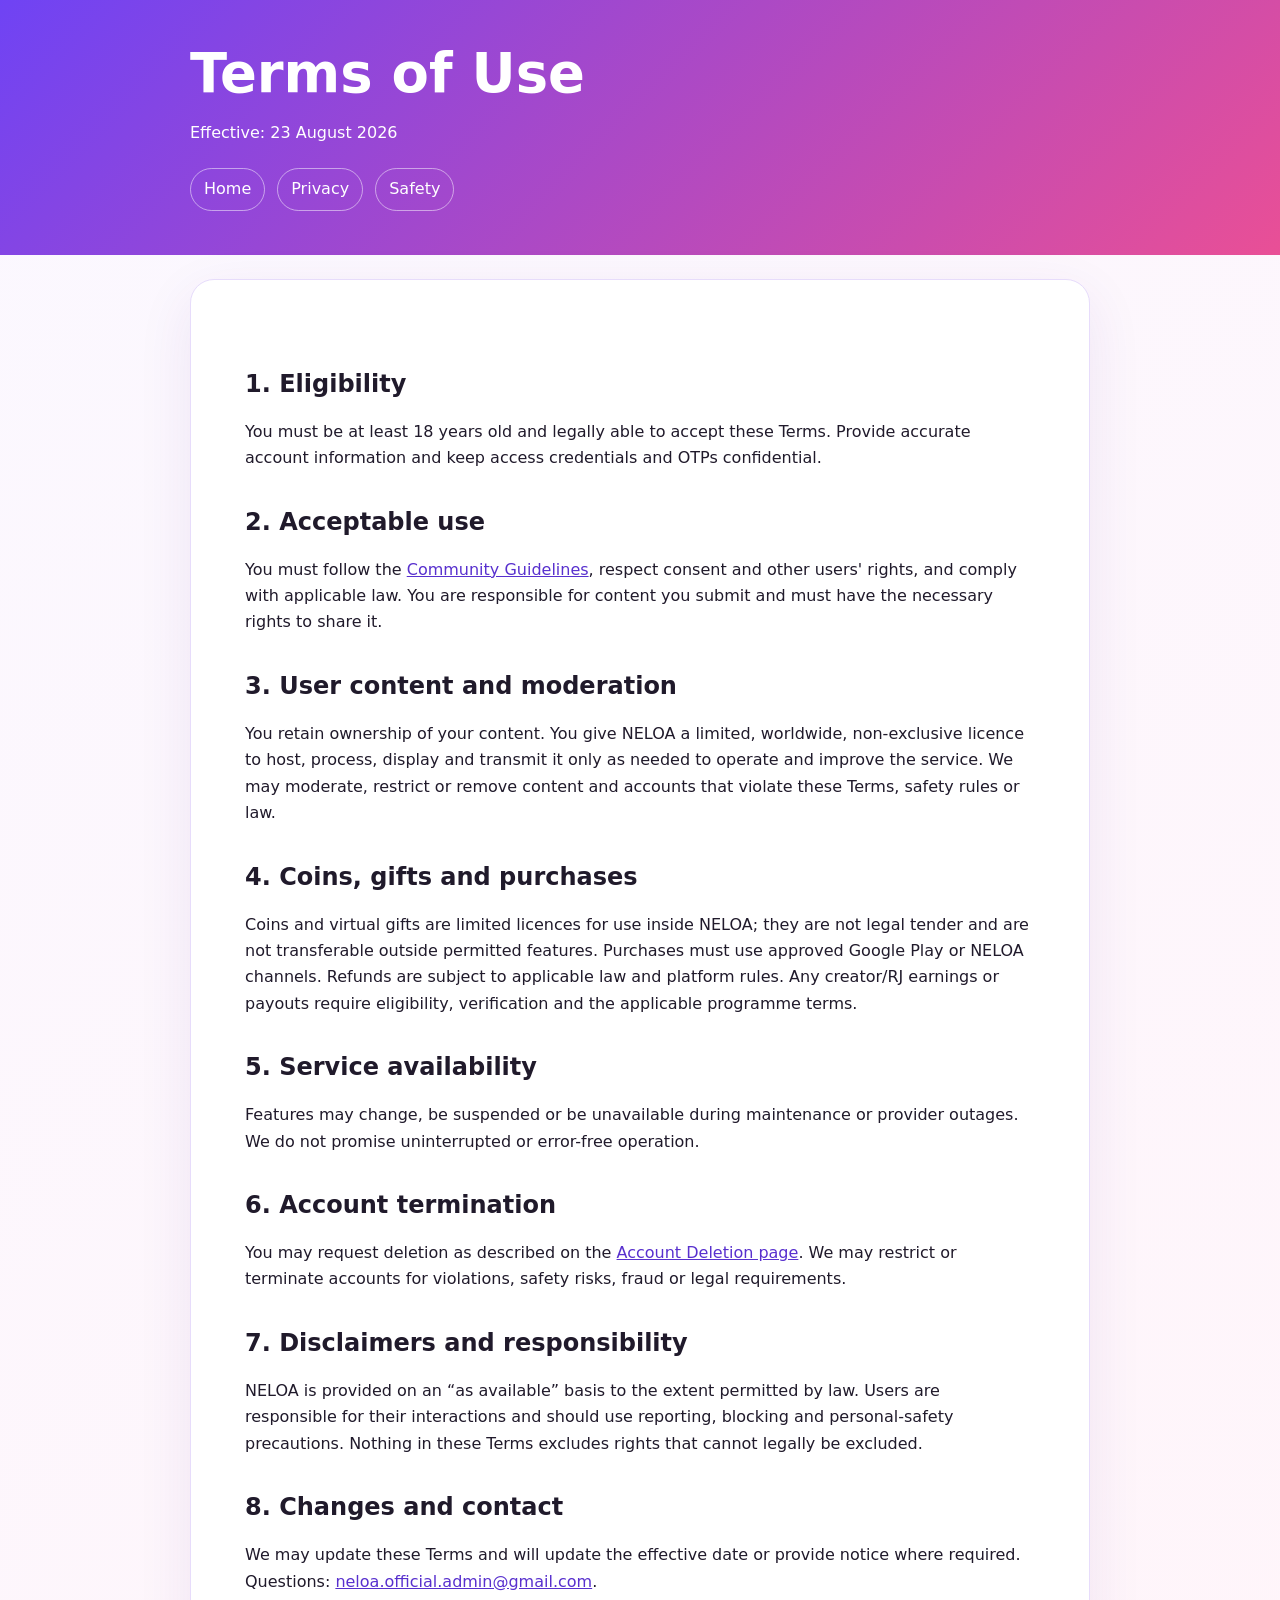
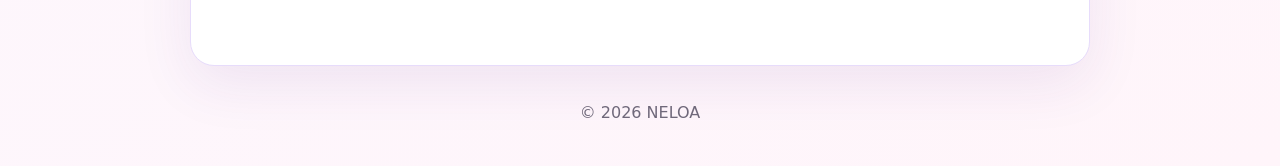
<file: terms.html>
<!doctype html><html lang="en"><head><meta charset="utf-8"><meta name="viewport" content="width=device-width,initial-scale=1"><title>NELOA Terms of Use</title><link rel="stylesheet" href="styles.css"></head><body><header><div><h1>Terms of Use</h1><p>Effective: 23 August 2026</p><nav class="nav"><a href="index.html">Home</a><a href="privacy-policy.html">Privacy</a><a href="community-guidelines.html">Safety</a></nav></div></header><main><h2>1. Eligibility</h2><p>You must be at least 18 years old and legally able to accept these Terms. Provide accurate account information and keep access credentials and OTPs confidential.</p><h2>2. Acceptable use</h2><p>You must follow the <a href="community-guidelines.html">Community Guidelines</a>, respect consent and other users' rights, and comply with applicable law. You are responsible for content you submit and must have the necessary rights to share it.</p><h2>3. User content and moderation</h2><p>You retain ownership of your content. You give NELOA a limited, worldwide, non-exclusive licence to host, process, display and transmit it only as needed to operate and improve the service. We may moderate, restrict or remove content and accounts that violate these Terms, safety rules or law.</p><h2>4. Coins, gifts and purchases</h2><p>Coins and virtual gifts are limited licences for use inside NELOA; they are not legal tender and are not transferable outside permitted features. Purchases must use approved Google Play or NELOA channels. Refunds are subject to applicable law and platform rules. Any creator/RJ earnings or payouts require eligibility, verification and the applicable programme terms.</p><h2>5. Service availability</h2><p>Features may change, be suspended or be unavailable during maintenance or provider outages. We do not promise uninterrupted or error-free operation.</p><h2>6. Account termination</h2><p>You may request deletion as described on the <a href="account-deletion.html">Account Deletion page</a>. We may restrict or terminate accounts for violations, safety risks, fraud or legal requirements.</p><h2>7. Disclaimers and responsibility</h2><p>NELOA is provided on an “as available” basis to the extent permitted by law. Users are responsible for their interactions and should use reporting, blocking and personal-safety precautions. Nothing in these Terms excludes rights that cannot legally be excluded.</p><h2>8. Changes and contact</h2><p>We may update these Terms and will update the effective date or provide notice where required. Questions: <a href="mailto:neloa.official.admin@gmail.com">neloa.official.admin@gmail.com</a>.</p></main><footer>© 2026 NELOA</footer></body></html>
</file>
<file: homepage.css>
:root{--ink:#15122b;--muted:#716c7b;--purple:#7444f4;--pink:#ef4f9b;--line:#eee7f6;--bg:#fffafd}*{box-sizing:border-box}html{scroll-behavior:smooth}body{margin:0;font-family:Inter,ui-sans-serif,system-ui,-apple-system,"Segoe UI",sans-serif;color:var(--ink);background:radial-gradient(circle at 8% 15%,#f1e9ff 0 8%,transparent 25%),radial-gradient(circle at 95% 25%,#ffe8f5 0 9%,transparent 26%),#fff;line-height:1.55}a{color:inherit}.site-header{position:sticky;top:0;z-index:50;background:#fffdfde8;backdrop-filter:blur(16px);border-bottom:1px solid #f2ebf6}.nav-wrap{max-width:1180px;margin:auto;padding:15px 22px;display:flex;align-items:center;gap:28px}.brand{display:flex;align-items:center;gap:11px;text-decoration:none;margin-right:auto}.brand img{width:46px;height:46px;border-radius:14px;object-fit:cover}.brand strong{display:block;font-size:25px;letter-spacing:5px;line-height:1;background:linear-gradient(90deg,#7044f4,#e84e9c);background-clip:text;color:transparent}.brand small{display:block;color:#8a8491;font-size:9px;margin-top:6px}.desktop-nav{display:flex;gap:30px;align-items:center}.desktop-nav a{text-decoration:none;font-size:14px;font-weight:650;padding:10px 0;position:relative}.desktop-nav a:hover,.desktop-nav .active{color:#7144ee}.desktop-nav .active:after{content:"";position:absolute;left:0;right:0;bottom:2px;height:2px;background:#7144ee;border-radius:9px}.top-cta,.primary-btn{background:linear-gradient(100deg,#7143f6,#f24f9b);color:white;text-decoration:none;border-radius:999px;font-weight:800;box-shadow:0 12px 30px #9b55e82c}.top-cta{padding:12px 20px;white-space:nowrap}.hero{overflow:hidden;border-bottom:1px solid #f1e9f6;background:linear-gradient(120deg,#fff 10%,#fff8fc 55%,#f7edff)}.hero-inner{max-width:1180px;min-height:570px;margin:auto;padding:65px 22px 48px;display:grid;grid-template-columns:1.05fr .95fr;gap:35px;align-items:center}.eyebrow{display:inline-flex;align-items:center;gap:7px;padding:7px 13px;border:1px solid #e9dff3;border-radius:999px;background:#fff8fc;color:#70456e;font-size:13px;font-weight:750}.hero h1{font-size:clamp(50px,6vw,78px);line-height:.98;letter-spacing:-3px;margin:24px 0 22px}.hero h1 span{background:linear-gradient(90deg,#7044f5,#ef4f9a);background-clip:text;color:transparent}.hero-copy>p{max-width:570px;font-size:18px;color:#625d6b}.hero-actions{display:flex;gap:14px;flex-wrap:wrap;margin:28px 0 22px}.primary-btn,.secondary-btn{display:inline-flex;align-items:center;gap:10px;padding:14px 22px}.secondary-btn{border:1px solid #dfd3ed;border-radius:999px;text-decoration:none;color:#7044e7;font-weight:800;background:#ffffffa8}.trust-row{display:flex;gap:14px;flex-wrap:wrap;color:#655f6c;font-size:12px}.trust-row span{background:#fff;padding:8px 10px;border-radius:999px;border:1px solid #f1e9f5}.hero-visual{height:490px;position:relative}.glow{position:absolute;width:470px;height:430px;right:-30px;top:25px;background:radial-gradient(circle,#f8bce0 0,#e7c9ff 45%,transparent 70%);filter:blur(3px);opacity:.7}.phone{position:absolute;background:#111;padding:9px;border-radius:38px;box-shadow:0 28px 60px #3320453a;border:2px solid #343038;overflow:hidden}.phone img{display:block;width:100%;height:100%;object-fit:cover;border-radius:29px}.phone-front{width:235px;height:470px;left:70px;top:4px;transform:rotate(-3deg);z-index:3}.phone-back{width:220px;height:440px;right:2px;top:50px;transform:rotate(8deg);z-index:2}.scribble{position:absolute;left:5px;top:0;font-family:cursive;font-size:24px;line-height:1.05;transform:rotate(-8deg);z-index:5;color:#55485f}.wave{position:absolute;left:5px;bottom:75px;font-size:52px;color:#d274e4;transform:rotate(90deg)}.section{max-width:1180px;margin:auto;padding:64px 22px}.section-heading h2,.showcase h2,.safety h2{font-size:clamp(31px,4vw,44px);letter-spacing:-1.5px;line-height:1.08;margin:0 0 8px}.section-heading p,.showcase-copy>p,.safety-copy>p{color:var(--muted);font-size:17px;margin:0}.feature-grid{display:grid;grid-template-columns:repeat(4,1fr);gap:18px;margin-top:30px}.feature-card{min-height:240px;border-radius:26px;padding:25px;border:1px solid #f0e9f5;position:relative}.feature-card.pink{background:linear-gradient(145deg,#fff3f8,#fff)}.feature-card.violet{background:linear-gradient(145deg,#f3efff,#fff)}.feature-card.mint{background:linear-gradient(145deg,#edfff9,#fff)}.feature-card.yellow{background:linear-gradient(145deg,#fff8df,#fff)}.feature-icon{width:62px;height:62px;display:grid;place-items:center;border-radius:50%;background:#ffffffb8;font-size:34px}.feature-card h3{font-size:20px;margin:18px 0 6px}.feature-card p{color:#6f6976;font-size:14px}.feature-card>a{position:absolute;right:22px;bottom:20px;width:38px;height:38px;display:grid;place-items:center;border-radius:50%;background:#fff;text-decoration:none;color:#7547ee;font-size:20px}.showcase{display:grid;grid-template-columns:.8fr 1.2fr;align-items:center;gap:55px}.showcase-copy h2{margin-top:18px}.mini-points{display:grid;grid-template-columns:1fr 1fr;gap:12px;margin-top:25px;font-size:14px;font-weight:700}.mini-points span{background:#faf6ff;padding:11px 12px;border-radius:14px}.screen-stack{height:490px;position:relative}.screen-card{position:absolute;width:210px;height:455px;padding:7px;border-radius:31px;background:#18151d;box-shadow:0 25px 50px #40245a29;overflow:hidden}.screen-card img{width:100%;height:100%;object-fit:cover;border-radius:24px}.screen-card.left{left:5%;top:22px;transform:rotate(-7deg)}.screen-card.center{left:35%;top:0;z-index:3}.screen-card.right{right:2%;top:28px;transform:rotate(7deg)}.safety{display:grid;grid-template-columns:.9fr 1.1fr;gap:50px;align-items:center}.safety-art{min-height:360px;border-radius:30px;background:linear-gradient(145deg,#e6c4ff,#ffb8d9 55%,#ffd9b6);display:flex;align-items:flex-end;padding:24px;overflow:hidden;position:relative}.safety-art:before{content:"";position:absolute;width:240px;height:240px;border-radius:50%;background:#fff6;top:-70px;right:-30px}.heart-scene{position:relative;width:100%;display:flex;align-items:center;gap:20px;background:#fffffff0;border-radius:22px;padding:20px;box-shadow:0 15px 35px #543c6022}.big-heart{font-size:80px;color:#ef4f9b;line-height:1}.heart-scene strong{font-family:cursive;font-size:25px;line-height:1.1}.heart-scene small{display:block;color:#6e6673;margin-top:8px}.safety-copy h2{margin-top:16px}.safety-grid{display:grid;grid-template-columns:1fr 1fr;gap:20px;margin:26px 0}.safety-grid>div{display:flex;gap:12px}.safety-grid i{font-style:normal;width:42px;height:42px;border-radius:50%;display:grid;place-items:center;background:#f5edff;color:#7545f0;font-weight:900}.safety-grid b,.safety-grid small{display:block}.safety-grid small{color:#77717d;margin-top:3px}.compact{padding:11px 16px;font-size:13px}.download-cta{max-width:1180px;margin:20px auto 30px;padding:30px 44px;border-radius:28px;background:linear-gradient(100deg,#7242f5,#d34bda 55%,#fa72ad);color:white;display:flex;align-items:center;justify-content:space-between;gap:30px;box-shadow:0 20px 45px #9e50cf30}.download-cta small{font-size:15px}.download-cta h2{font-size:30px;margin:3px 0}.download-cta p{margin:0;color:#f5eaff}.play-badge{display:flex;align-items:center;gap:12px;background:#171425;color:white;text-decoration:none;padding:12px 22px;border-radius:16px;min-width:190px}.play-badge .triangle{font-size:30px;color:#5fe59e}.play-badge small,.play-badge strong{display:block;line-height:1.1}.play-badge small{font-size:9px}.play-badge strong{font-size:19px}footer{max-width:1180px;margin:auto;padding:28px 22px 40px;border-top:1px solid #eee7f3}.footer-top{display:flex;align-items:center;gap:30px}.footer-brand{margin-right:auto}.footer-links{display:flex;flex-wrap:wrap;justify-content:flex-end;gap:8px 18px}.footer-links a{font-size:12px;color:#625c69;text-decoration:none}.footer-links a:hover{color:#7044ee}.footer-bottom{display:flex;justify-content:space-between;gap:20px;margin-top:24px;color:#817b87;font-size:12px}
@media(max-width:900px){.desktop-nav{display:none}.hero-inner{grid-template-columns:1fr;padding-top:42px}.hero-copy{text-align:center}.hero-copy>p{margin-left:auto;margin-right:auto}.hero-actions,.trust-row{justify-content:center}.hero-visual{max-width:560px;width:100%;margin:auto}.feature-grid{grid-template-columns:1fr 1fr}.showcase,.safety{grid-template-columns:1fr}.showcase-copy,.safety-copy{text-align:center}.mini-points{text-align:left}.screen-stack{max-width:680px;width:100%;margin:auto}.download-cta{margin-left:18px;margin-right:18px}.footer-top{flex-direction:column;align-items:flex-start}.footer-links{justify-content:flex-start}}
@media(max-width:600px){.nav-wrap{padding:11px 14px}.brand img{width:39px;height:39px}.brand strong{font-size:20px;letter-spacing:4px}.brand small{display:none}.top-cta{padding:10px 14px;font-size:13px}.top-cta span{display:none}.hero-inner{padding:36px 18px 24px}.hero h1{font-size:50px;letter-spacing:-2px}.hero-copy>p{font-size:16px}.hero-actions{display:grid}.hero-actions a{justify-content:center}.hero-visual{height:410px}.phone-front{width:190px;height:380px;left:13%;}.phone-back{width:176px;height:355px;right:4%;top:43px}.scribble{font-size:17px;left:1%;top:8px}.wave{display:none}.section{padding:48px 18px}.feature-grid{grid-template-columns:1fr}.feature-card{min-height:205px}.showcase{gap:24px}.screen-stack{height:400px}.screen-card{width:160px;height:350px}.screen-card.left{left:0}.screen-card.center{left:27%}.screen-card.right{right:0}.safety-grid{grid-template-columns:1fr;text-align:left}.download-cta{padding:26px 22px;flex-direction:column;align-items:flex-start}.download-cta h2{font-size:25px}.play-badge{width:100%;justify-content:center}.footer-bottom{flex-direction:column}.mini-points{grid-template-columns:1fr}.trust-row{gap:7px}.trust-row span{font-size:10px}}
@media(max-width:390px){.hero h1{font-size:44px}.phone-front{left:8%}.phone-back{right:0}.screen-card{width:145px;height:320px}.screen-stack{height:365px}.screen-card.center{left:28%}}
</file>
<file: styles.css>
:root{--ink:#201a2b;--muted:#6f687a;--purple:#7146f5;--pink:#ef4f91;--paper:#fff;--soft:#f7f2ff;--line:#e7dcfb}*{box-sizing:border-box}body{margin:0;font-family:Inter,system-ui,-apple-system,"Segoe UI",sans-serif;color:var(--ink);background:linear-gradient(145deg,#fbf8ff,#fff5fa);line-height:1.65}header{background:linear-gradient(135deg,#6f43f4,#e94f96);color:white;padding:44px 20px}header div,main,footer{max-width:900px;margin:auto}h1{margin:0 0 8px;font-size:clamp(2rem,6vw,3.4rem);line-height:1.1}h2{margin-top:2.2rem;line-height:1.25}h3{margin-top:1.5rem}main{background:var(--paper);margin-top:24px;margin-bottom:24px;padding:clamp(22px,5vw,54px);border:1px solid var(--line);border-radius:24px;box-shadow:0 18px 55px #50288a16}a{color:#5830ce}.nav{display:flex;gap:12px;flex-wrap:wrap;margin-top:22px}.nav a{color:white;border:1px solid #ffffff80;border-radius:999px;padding:7px 13px;text-decoration:none}.note{background:var(--soft);border-left:4px solid var(--purple);padding:14px 18px;border-radius:12px}.danger{border-left-color:var(--pink)}li{margin:.45rem 0}footer{padding:10px 20px 40px;color:var(--muted);text-align:center}.button{display:inline-block;background:var(--purple);color:white;text-decoration:none;padding:11px 18px;border-radius:12px;font-weight:700}code{background:#f2edf9;padding:2px 6px;border-radius:6px}@media(max-width:700px){main{margin:14px;border-radius:18px}header{padding:34px 20px}}
</file>
